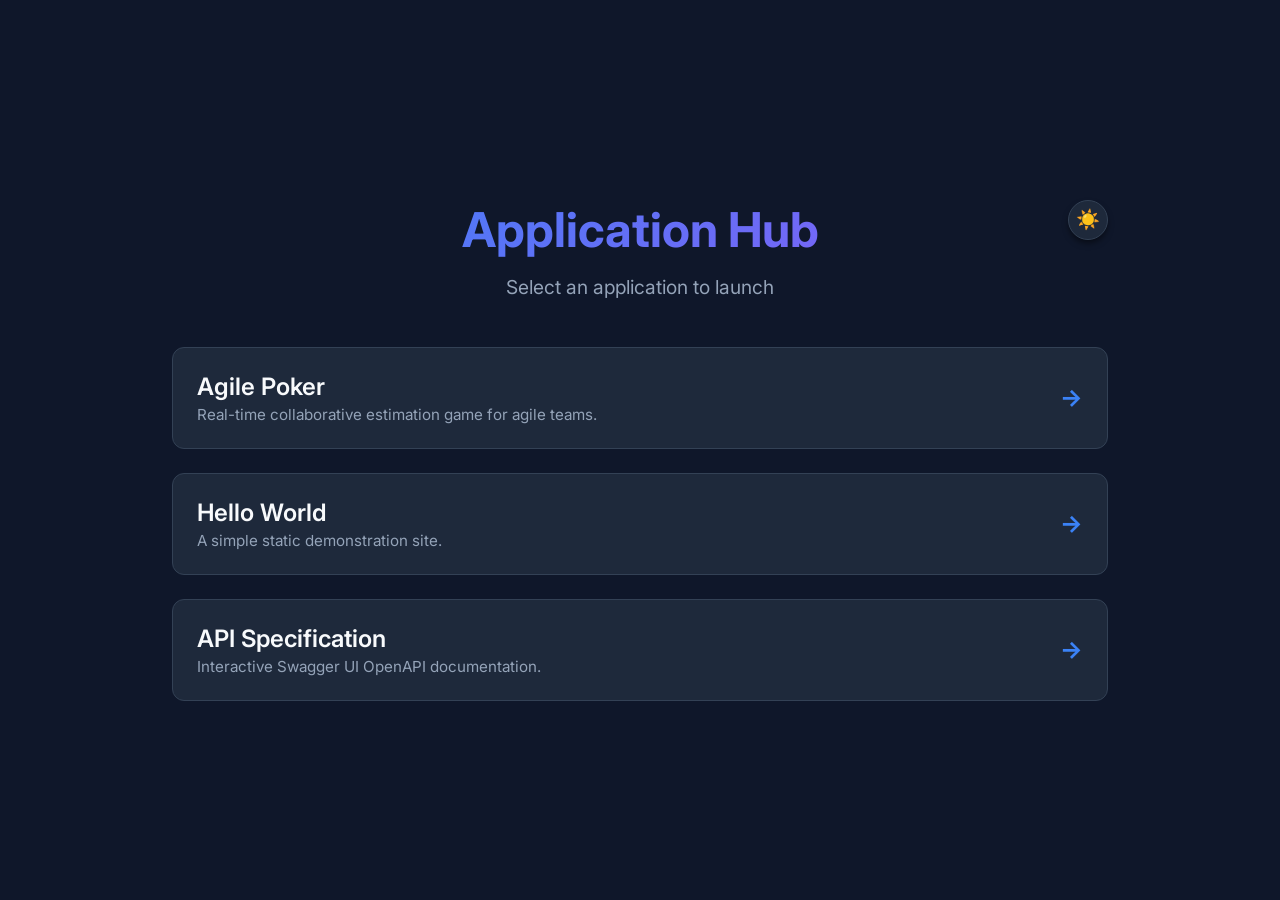
<file: src/main/resources/static/index.html>
<!DOCTYPE html>
<html lang="en">
<head>
    <meta charset="UTF-8">
    <meta name="viewport" content="width=device-width, initial-scale=1.0">
    <title>Application Hub</title>
    <link href="https://fonts.googleapis.com/css2?family=Inter:wght@400;500;600;700&display=swap" rel="stylesheet">
    <link rel="stylesheet" href="index.css">
</head>
<body>
    <div class="container">
        <button class="theme-toggle" id="theme-toggle" title="Toggle Light/Dark Mode">☀️</button>
        <h1>Application Hub</h1>
        <p class="subtitle">Select an application to launch</p>

        <div class="app-links">
            <a href="/poker.html" class="app-card">
                <div class="app-info">
                    <div class="app-title">Agile Poker</div>
                    <div class="app-desc">Real-time collaborative estimation game for agile teams.</div>
                </div>
                <div class="app-arrow">&rarr;</div>
            </a>

            <a href="/hello.html" class="app-card">
                <div class="app-info">
                    <div class="app-title">Hello World</div>
                    <div class="app-desc">A simple static demonstration site.</div>
                </div>
                <div class="app-arrow">&rarr;</div>
            </a>

            <a href="/swagger-ui/index.html" class="app-card" style="animation-delay: 0.2s;">
                <div class="app-info">
                    <div class="app-title">API Specification</div>
                    <div class="app-desc">Interactive Swagger UI OpenAPI documentation.</div>
                </div>
                <div class="app-arrow">&rarr;</div>
            </a>
        </div>
    </div>
    <script src="index.jvx"></script>
</body>
</html>
</file>
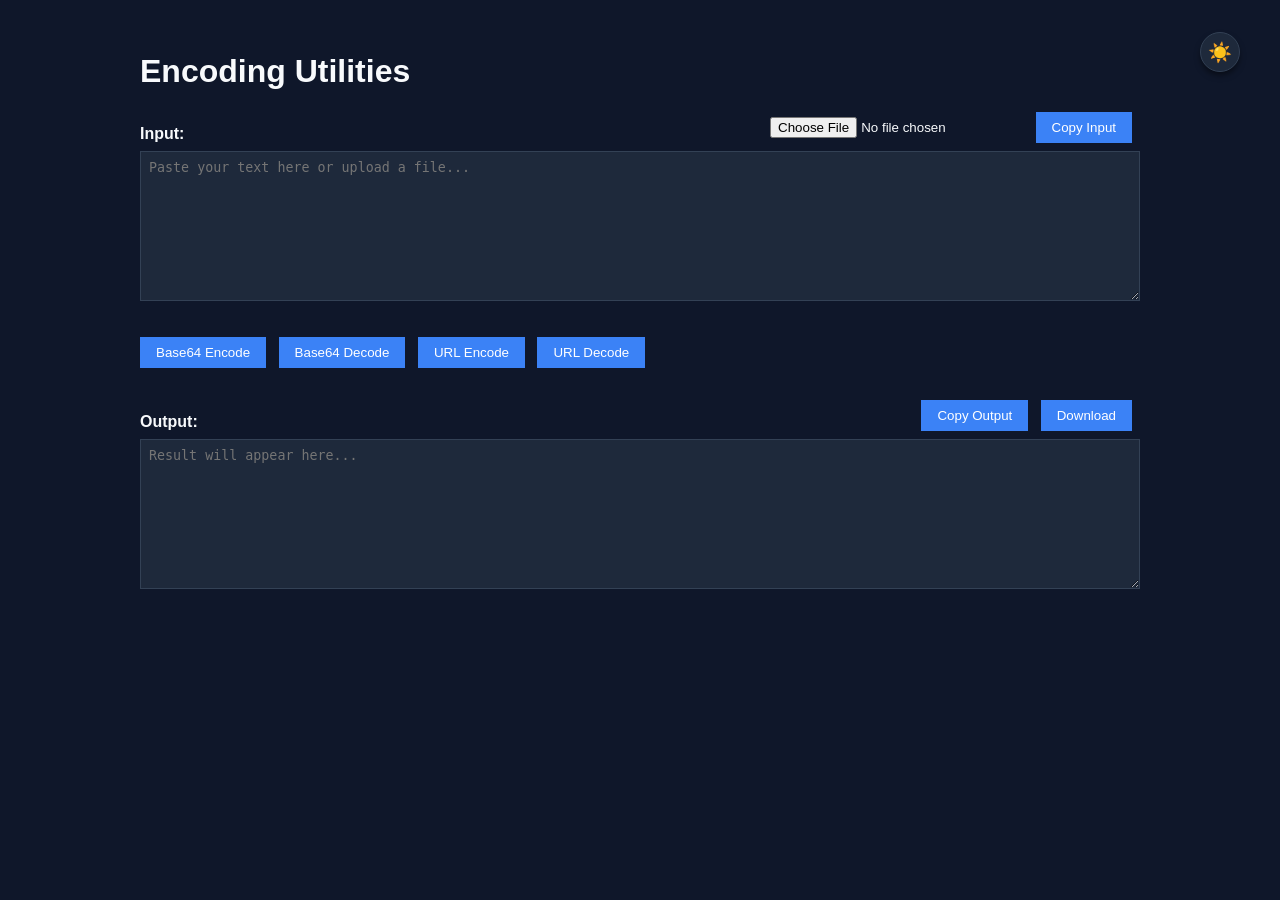
<file: src/main/resources/static/hello.html>
<!DOCTYPE html>
<html lang="en">

<head>
    <meta charset="UTF-8">
    <meta name="viewport" content="width=device-width, initial-scale=1.0">
    <title>Encoding Utilities</title>
    <link rel="stylesheet" href="hello.css">
</head>

<body>
    <button class="theme-toggle" id="theme-toggle" title="Toggle Light/Dark Mode">☀️</button>
    <h1>Encoding Utilities</h1>

    <div>
        <div class="toolbar">
            <label for="inputText">Input:</label>
            <div>
                <input type="file" id="fileUpload" accept="*/*" title="Upload a text file"
                    onchange="handleFileUpload(event)">
                <button onclick="copyToClipboard('inputText')" style="margin-bottom: 0;">Copy Input</button>
            </div>
        </div>
        <textarea id="inputText" placeholder="Paste your text here or upload a file..."></textarea>
    </div>

    <div style="margin-top: 1rem; margin-bottom: 1rem;">
        <button onclick="performOp('base64Enc')">Base64 Encode</button>
        <button onclick="performOp('base64Dec')">Base64 Decode</button>
        <button onclick="performOp('urlEnc')">URL Encode</button>
        <button onclick="performOp('urlDec')">URL Decode</button>
    </div>

    <div>
        <div class="toolbar">
            <label for="outputText">Output:</label>
            <div>
                <button onclick="copyToClipboard('outputText')" style="margin-bottom: 0;">Copy Output</button>
                <button onclick="downloadOutput()" style="margin-bottom: 0;">Download</button>
            </div>
        </div>
        <textarea id="outputText" readonly placeholder="Result will appear here..."></textarea>
    </div>

    <script src="hello.jvx"></script>
</body>

</html>
</file>
<file: src/main/resources/static/index.css>
:root {
    /* Dark Theme (Default) */
    --bg-color: #0f172a;
    --surface: #1e293b;
    --primary: #3b82f6;
    --primary-hover: #2563eb;
    --text-main: #f8fafc;
    --text-muted: #94a3b8;
    --border: #334155;
    --accent: #8b5cf6;
    --shadow: rgba(0, 0, 0, 0.5);
    --transition: background-color 0.3s ease, border-color 0.3s ease, color 0.3s ease;
}

body.light-mode {
    /* Light Theme */
    --bg-color: #f8fafc;
    --surface: #ffffff;
    --primary: #2563eb;
    --primary-hover: #1d4ed8;
    --text-main: #0f172a;
    --text-muted: #64748b;
    --border: #e2e8f0;
    --accent: #7c3aed;
    --shadow: rgba(15, 23, 42, 0.08);
}

body {
    font-family: 'Inter', sans-serif;
    background-color: var(--bg-color);
    color: var(--text-main);
    transition: var(--transition);
    margin: 0;
    padding: 0;
    display: flex;
    flex-direction: column;
    align-items: center;
    justify-content: center;
    min-height: 100vh;
}

/* Toggle Button (Common) */
.theme-toggle {
    position: absolute;
    top: 2rem;
    right: 2rem;
    background: var(--surface);
    border: 1px solid var(--border);
    color: var(--text-main);
    width: 40px;
    height: 40px;
    border-radius: 50%;
    display: flex;
    align-items: center;
    justify-content: center;
    cursor: pointer;
    font-size: 1.2rem;
    box-shadow: 0 4px 6px -1px var(--shadow);
    z-index: 100;
    transition: var(--transition), transform 0.2s;
}

.theme-toggle:hover {
    border-color: var(--primary);
    transform: translateY(-2px);
}

.container {
    width: 100%;
    max-width: 1000px;
    padding: 2rem;
    box-sizing: border-box;
    text-align: center;
    position: relative;
}

h1 {
    font-weight: 700;
    font-size: 3rem;
    background: linear-gradient(135deg, var(--primary), var(--accent));
    -webkit-background-clip: text;
    background-clip: text;
    -webkit-text-fill-color: transparent;
    margin: 0 0 1rem 0;
    animation: fadeInDown 0.5s ease-out;
}

p.subtitle {
    color: var(--text-muted);
    margin: 0 0 3rem 0;
    font-size: 1.2rem;
    animation: fadeInDown 0.6s ease-out;
}

.app-links {
    display: flex;
    flex-direction: column;
    gap: 1.5rem;
}

.app-card {
    background-color: var(--surface);
    border: 1px solid var(--border);
    border-radius: 12px;
    padding: 1.5rem;
    text-decoration: none;
    color: var(--text-main);
    display: flex;
    align-items: center;
    justify-content: space-between;
    transition: transform 0.2s, box-shadow 0.2s, border-color 0.2s;
    animation: fadeInUp 0.7s ease-out both;
}

.app-card:nth-child(2) {
    animation-delay: 0.1s;
}

.app-card:hover {
    transform: translateY(-4px);
    box-shadow: 0 12px 20px -8px var(--shadow);
    border-color: var(--primary);
}

.app-info {
    text-align: left;
}

.app-title {
    font-size: 1.5rem;
    font-weight: 600;
    margin-bottom: 0.25rem;
}

.app-desc {
    color: var(--text-muted);
    font-size: 0.95rem;
}

.app-arrow {
    color: var(--primary);
    font-size: 1.5rem;
    font-weight: bold;
    transition: transform 0.2s;
}

.app-card:hover .app-arrow {
    transform: translateX(5px);
}

@keyframes fadeInDown {
    from { opacity: 0; transform: translateY(-20px); }
    to { opacity: 1; transform: translateY(0); }
}

@keyframes fadeInUp {
    from { opacity: 0; transform: translateY(20px); }
    to { opacity: 1; transform: translateY(0); }
}
</file>
<file: src/main/resources/static/hello.css>
:root {
    /* Dark Theme (Default) */
    --bg-color: #0f172a;
    --surface: #1e293b;
    --primary: #3b82f6;
    --primary-hover: #2563eb;
    --text-main: #f8fafc;
    --text-muted: #94a3b8;
    --border: #334155;
    --accent: #8b5cf6;
    --shadow: rgba(0, 0, 0, 0.5);
    --transition: background-color 0.3s ease, border-color 0.3s ease, color 0.3s ease;
}

body.light-mode {
    /* Light Theme */
    --bg-color: #f8fafc;
    --surface: #ffffff;
    --primary: #2563eb;
    --primary-hover: #1d4ed8;
    --text-main: #0f172a;
    --text-muted: #64748b;
    --border: #e2e8f0;
    --accent: #7c3aed;
    --shadow: rgba(15, 23, 42, 0.08);
}

body {
    font-family: 'Inter', sans-serif;
    background-color: var(--bg-color);
    color: var(--text-main);
    transition: var(--transition);
    padding: 2rem;
    max-width: 1000px;
    margin: auto;
}

/* Toggle Button (Common) */
.theme-toggle {
    position: fixed;
    top: 2rem;
    right: 2rem;
    background: var(--surface);
    border: 1px solid var(--border);
    color: var(--text-main);
    width: 40px;
    height: 40px;
    border-radius: 50%;
    display: flex;
    align-items: center;
    justify-content: center;
    cursor: pointer;
    font-size: 1.2rem;
    box-shadow: 0 4px 6px -1px var(--shadow);
    z-index: 100;
    transition: var(--transition), transform 0.2s;
}

.theme-toggle:hover {
    border-color: var(--primary);
    transform: translateY(-2px);
}

textarea, input[type="text"] {
    background-color: var(--surface);
    color: var(--text-main);
    border: 1px solid var(--border);
    transition: var(--transition);
}

button {
    background-color: var(--primary);
    color: white;
    border: none;
    transition: var(--transition);
}

button:hover {
    background-color: var(--primary-hover);
}

textarea {
    width: 100%;
    height: 150px;
    margin-bottom: 1rem;
    padding: 0.5rem;
    font-family: monospace;
    box-sizing: border-box;
}

button {
    padding: 0.5rem 1rem;
    margin-right: 0.5rem;
    margin-bottom: 1rem;
    cursor: pointer;
}

input[type="file"] {
    margin-right: 0.5rem;
}

.toolbar {
    display: flex;
    justify-content: space-between;
    align-items: flex-end;
    margin-bottom: 0.5rem;
}

.toolbar label {
    font-weight: bold;
}
</file>
